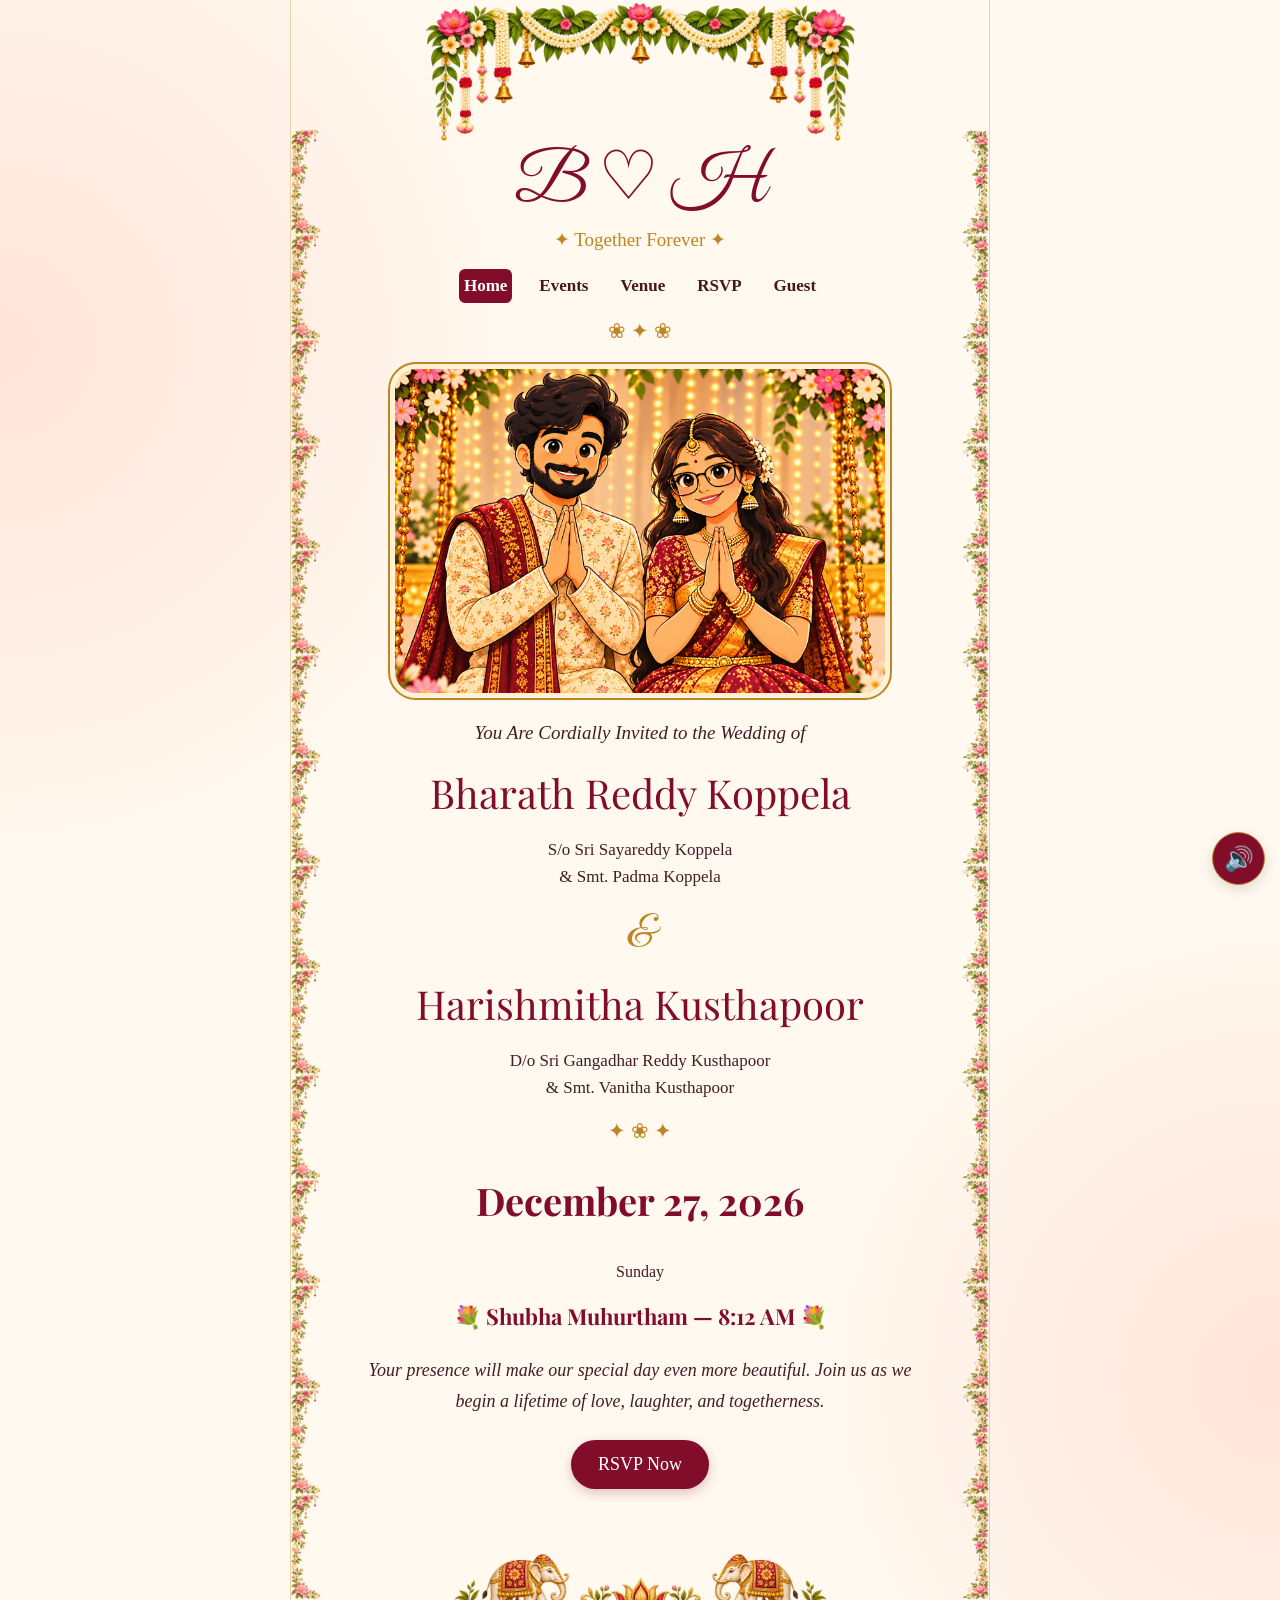
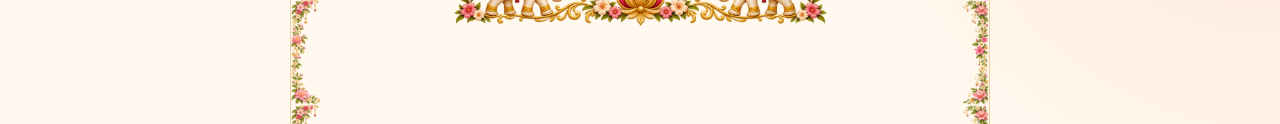
<file: index.html>
<!DOCTYPE html>
<html lang="en">
<head>
  <meta charset="UTF-8">
  <meta name="viewport" content="width=device-width, initial-scale=1">
  <title>Bharath & Harishmitha | Wedding Invitation</title>
  <link rel="stylesheet" href="style.css">
</head>
<body>
  <main class="shell">
    <header>
      <div class="monogram">B ♡ H</div>
      <div class="leaves">✦ Together Forever ✦</div>
      <nav>
        <a class="active" href="index.html">Home</a>
        <a href="events.html">Events</a>
        <a href="venue.html">Venue</a>
        <a href="rsvp.html">RSVP</a>
        <a href="guest.html">Guest</a>
      </nav>
    </header>

    <div class="divider">❀ ✦ ❀</div>

    <img class="photo" src="assets/couple.png"
         alt="Bharath and Harishmitha welcoming guests">

    <p class="intro">You Are Cordially Invited to the Wedding of</p>

    <h1 class="name">Bharath Reddy Koppela</h1>
    <p class="parent">
      S/o Sri Sayareddy Koppela<br>
      &amp; Smt. Padma Koppela
    </p>

    <div class="and">&amp;</div>

    <h1 class="name">Harishmitha Kusthapoor</h1>
    <p class="parent">
      D/o Sri Gangadhar Reddy Kusthapoor<br>
      &amp; Smt. Vanitha Kusthapoor
    </p>

    <div class="divider">✦ ❀ ✦</div>

    <h2>December 27, 2026</h2>
    <p class="center">Sunday</p>
    <p class="muhurtham">💐 Shubha Muhurtham — 8:12 AM 💐</p>

    <p class="quote">
      Your presence will make our special day even more
      beautiful. Join us as we begin a lifetime of
      love, laughter, and togetherness.
    </p>

    <a class="button" href="rsvp.html">RSVP Now</a>
    <div class="foot"></div>
  </main>

  <audio id="weddingMusic" src="assets/music.mp3"
         loop preload="auto"></audio>
  <button id="musicToggle" class="muter" type="button"
          aria-label="Mute or unmute wedding music">🔊</button>

  <script>
    const music = document.getElementById("weddingMusic");
    const musicButton = document.getElementById("musicToggle");

    music.volume = 0.65;
    music.muted = sessionStorage.getItem("musicMuted") === "true";

    function updateMusicButton() {
      musicButton.textContent = music.muted ? "🔇" : "🔊";
      musicButton.setAttribute("aria-label",
        music.muted ? "Unmute wedding music" : "Mute wedding music");
    }

    function playMusic() {
      music.play().catch(() => {
        // Sound autoplay may be blocked by the browser.
      });
    }

    music.addEventListener("loadedmetadata", () => {
      const saved = Number(sessionStorage.getItem("musicTime") || 0);
      if (Number.isFinite(saved) && saved > 0 &&
          Number.isFinite(music.duration)) {
        music.currentTime = Math.min(saved, Math.max(0, music.duration - 0.1));
      }
    });

    music.addEventListener("timeupdate", () => {
      sessionStorage.setItem("musicTime", String(music.currentTime));
    });

    window.addEventListener("pagehide", () => {
      sessionStorage.setItem("musicTime", String(music.currentTime));
    });

    musicButton.addEventListener("click", () => {
      music.muted = !music.muted;
      sessionStorage.setItem("musicMuted", String(music.muted));
      updateMusicButton();
      playMusic();
    });

    document.addEventListener("pointerdown", playMusic, { once: true });
    document.addEventListener("keydown", playMusic, { once: true });

    updateMusicButton();
    playMusic();
  </script>
</body>
</html>
</file>
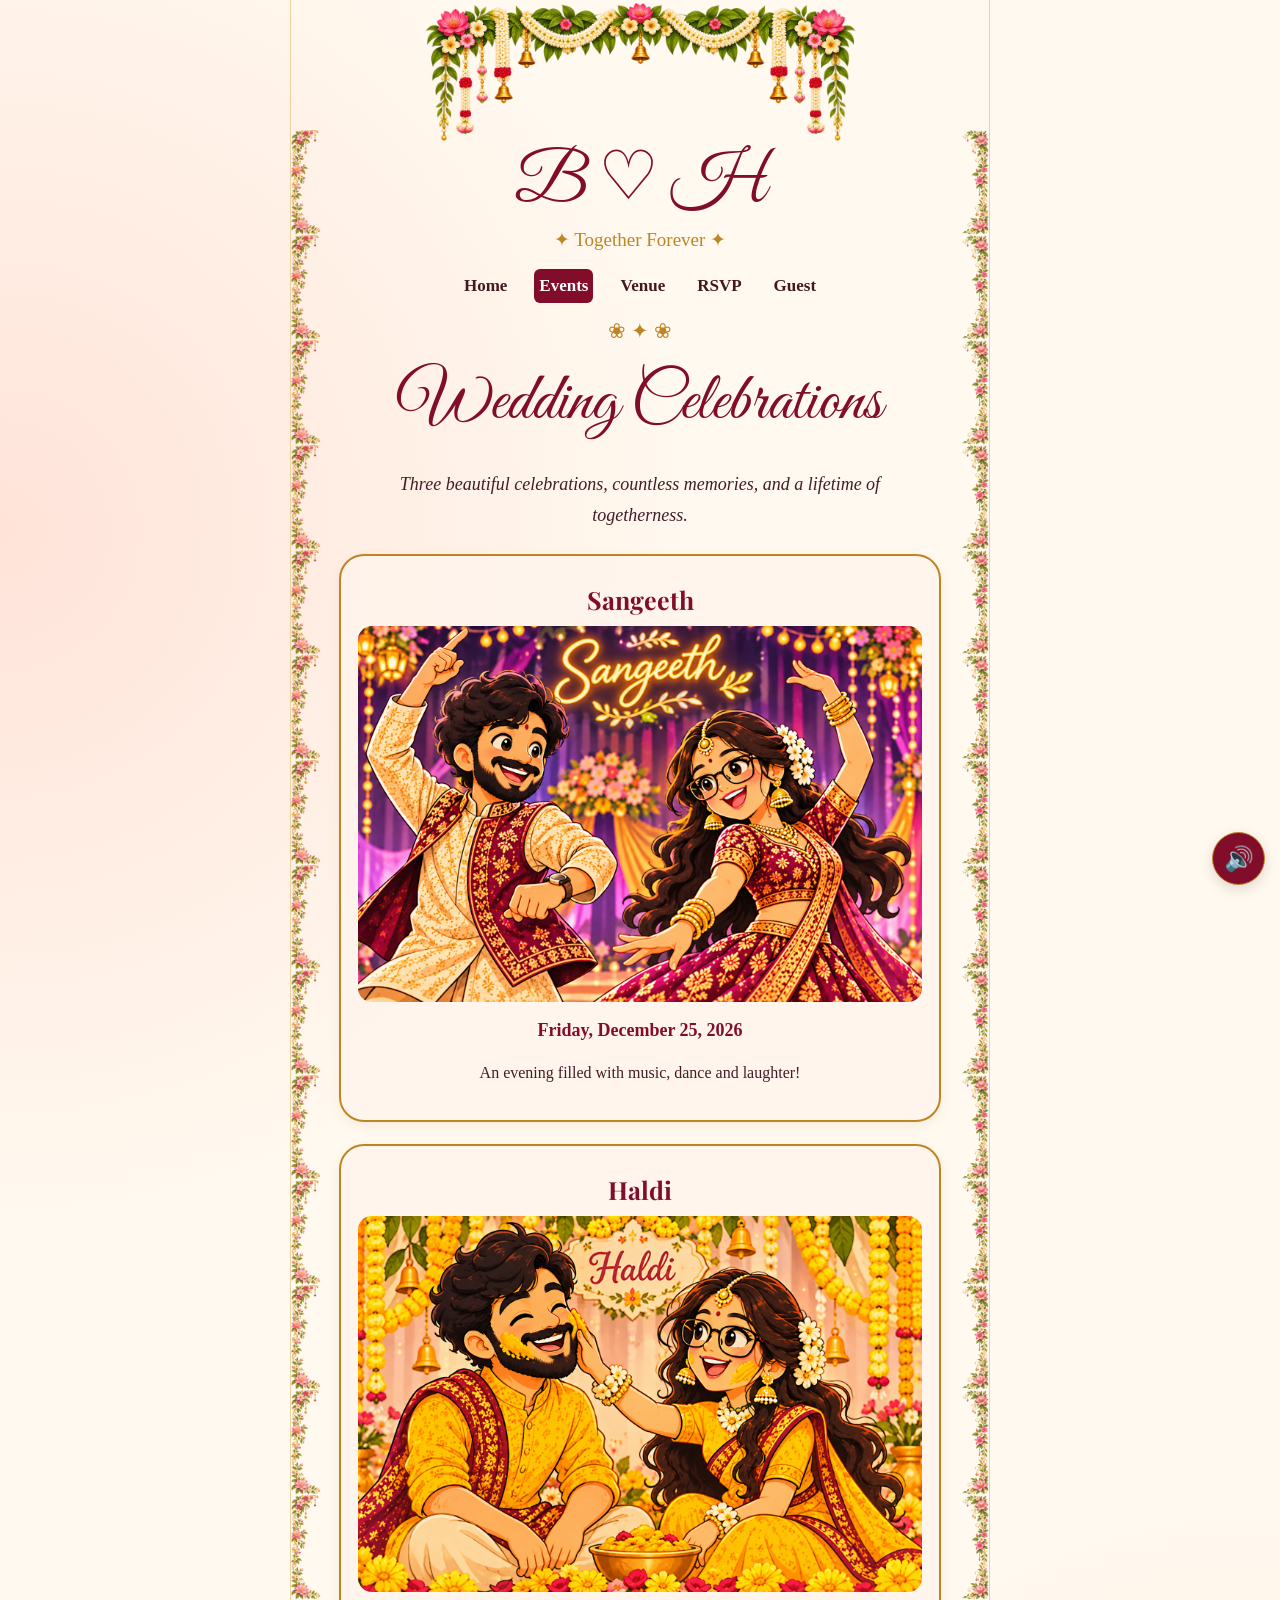
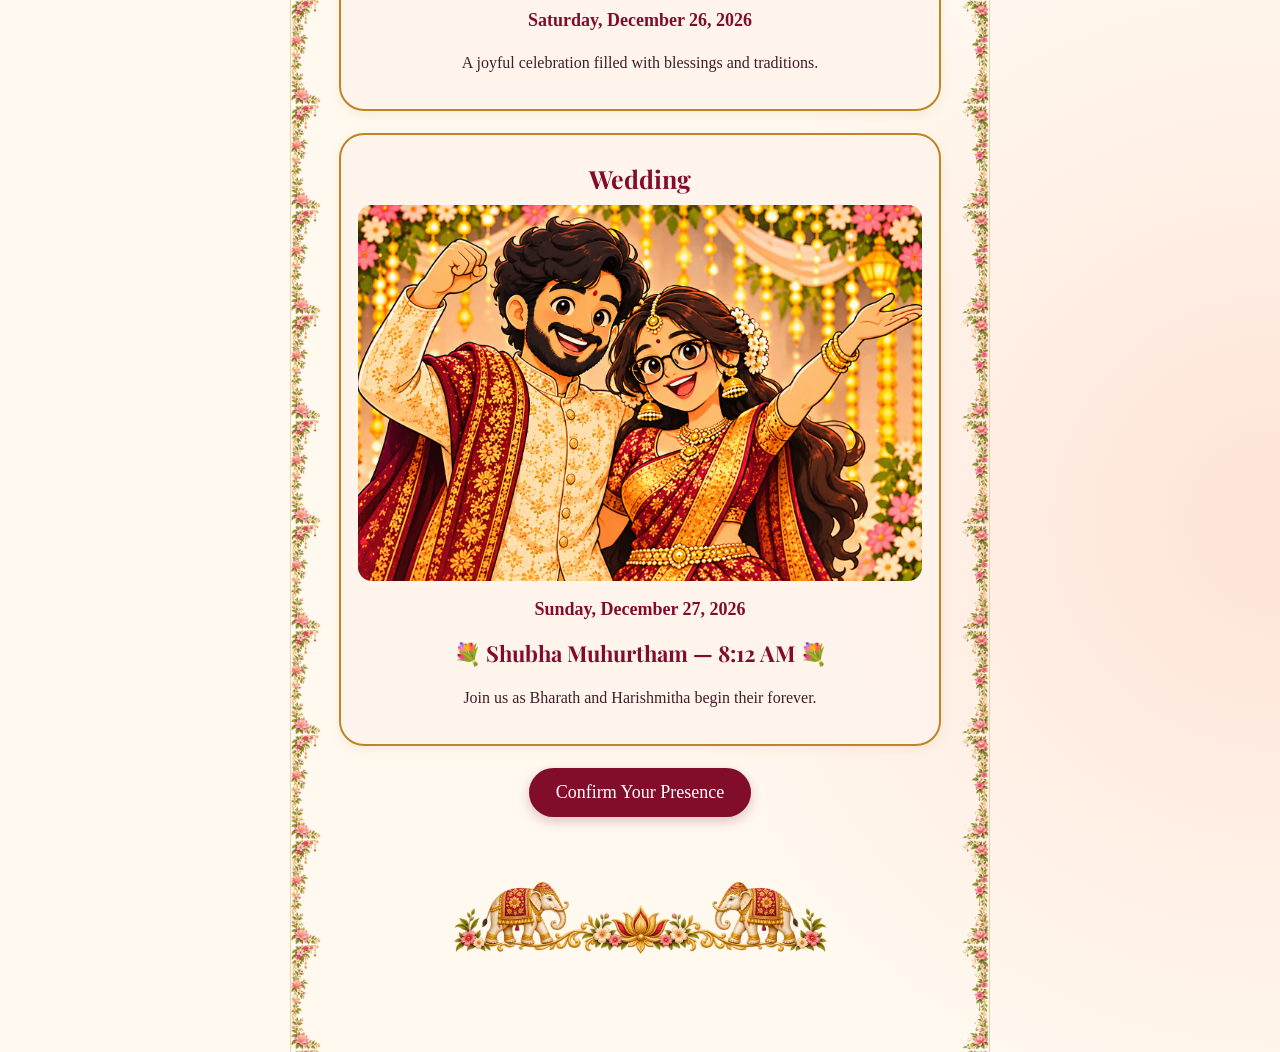
<file: events.html>
<!DOCTYPE html>
<html lang="en">
<head>
  <meta charset="UTF-8">
  <meta name="viewport" content="width=device-width, initial-scale=1">
  <title>Wedding Events | Bharath & Harishmitha</title>
  <link rel="stylesheet" href="style.css">
</head>
<body>
  <main class="shell">
    <header>
      <div class="monogram">B ♡ H</div>
      <div class="leaves">✦ Together Forever ✦</div>
      <nav>
        <a href="index.html">Home</a>
        <a class="active" href="events.html">Events</a>
        <a href="venue.html">Venue</a>
        <a href="rsvp.html">RSVP</a>
        <a href="guest.html">Guest</a>
      </nav>
    </header>

    <div class="divider">❀ ✦ ❀</div>
    <h1>Wedding Celebrations</h1>

    <p class="quote">
      Three beautiful celebrations, countless memories,
      and a lifetime of togetherness.
    </p>

    <section class="frame">
      <h2 class="event-title">Sangeeth</h2>
      <img src="assets/sangeeth.png" alt="Sangeeth cartoon celebration">
      <p class="date">Friday, December 25, 2026</p>
      <p class="center">
        An evening filled with music, dance and laughter!
      </p>
    </section>

    <section class="frame">
      <h2 class="event-title">Haldi</h2>
      <img src="assets/haldi.png" alt="Haldi cartoon celebration">
      <p class="date">Saturday, December 26, 2026</p>
      <p class="center">
        A joyful celebration filled with blessings and traditions.
      </p>
    </section>

    <section class="frame">
      <h2 class="event-title">Wedding</h2>
      <img src="assets/wedding.png" alt="Traditional Telugu wedding">
      <p class="date">Sunday, December 27, 2026</p>
      <p class="muhurtham">💐 Shubha Muhurtham — 8:12 AM 💐</p>
      <p class="center">
        Join us as Bharath and Harishmitha begin their forever.
      </p>
    </section>

    <a class="button" href="rsvp.html">Confirm Your Presence</a>
    <div class="foot"></div>
  </main>

  <audio id="weddingMusic" src="assets/music.mp3"
         loop preload="auto"></audio>
  <button id="musicToggle" class="muter" type="button"
          aria-label="Mute or unmute wedding music">🔊</button>

  <script>
    const music = document.getElementById("weddingMusic");
    const musicButton = document.getElementById("musicToggle");

    music.volume = 0.65;
    music.muted = sessionStorage.getItem("musicMuted") === "true";

    function updateMusicButton() {
      musicButton.textContent = music.muted ? "🔇" : "🔊";
      musicButton.setAttribute("aria-label",
        music.muted ? "Unmute wedding music" : "Mute wedding music");
    }

    function playMusic() {
      music.play().catch(() => {});
    }

    music.addEventListener("loadedmetadata", () => {
      const saved = Number(sessionStorage.getItem("musicTime") || 0);
      if (Number.isFinite(saved) && saved > 0 &&
          Number.isFinite(music.duration)) {
        music.currentTime = Math.min(saved, Math.max(0, music.duration - 0.1));
      }
    });

    music.addEventListener("timeupdate", () => {
      sessionStorage.setItem("musicTime", String(music.currentTime));
    });

    window.addEventListener("pagehide", () => {
      sessionStorage.setItem("musicTime", String(music.currentTime));
    });

    musicButton.addEventListener("click", () => {
      music.muted = !music.muted;
      sessionStorage.setItem("musicMuted", String(music.muted));
      updateMusicButton();
      playMusic();
    });

    document.addEventListener("pointerdown", playMusic, { once: true });
    document.addEventListener("keydown", playMusic, { once: true });

    updateMusicButton();
    playMusic();
  </script>
</body>
</html>
</file>
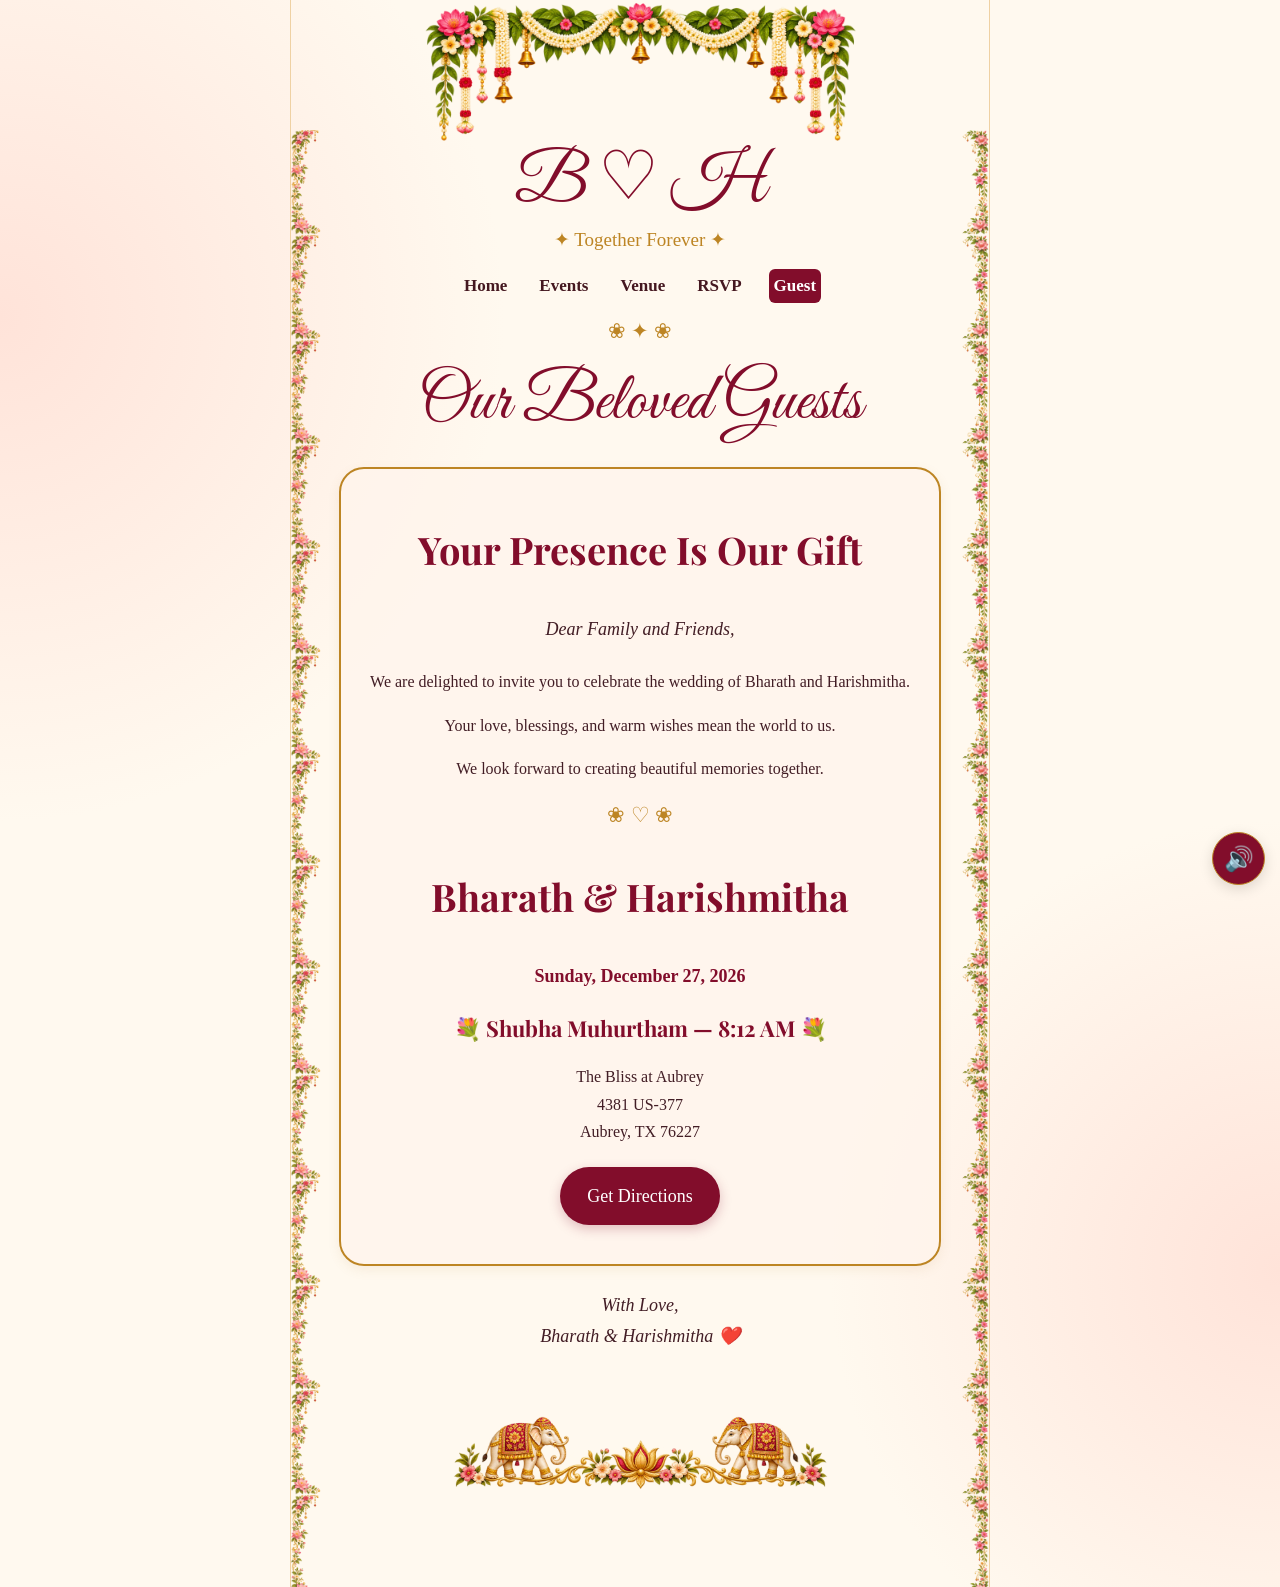
<file: guest.html>
<!DOCTYPE html>
<html lang="en">
<head>
  <meta charset="UTF-8">
  <meta name="viewport" content="width=device-width, initial-scale=1.0">
  <meta name="theme-color" content="#fff9ef">

  <title>Our Guests | Bharath & Harishmitha</title>

  <link rel="stylesheet" href="style.css">
</head>

<body>

  <main class="shell">

    <header>
      <div class="monogram">B ♡ H</div>
      <div class="leaves">✦ Together Forever ✦</div>

      <nav>
        <a href="index.html">Home</a>
        <a href="events.html">Events</a>
        <a href="venue.html">Venue</a>
        <a href="rsvp.html">RSVP</a>
        <a class="active" href="guest.html">Guest</a>
      </nav>
    </header>

    <div class="divider">❀ ✦ ❀</div>

    <h1>Our Beloved Guests</h1>

    <section class="frame center">

      <h2 id="welcomeHeading">
        Your Presence Is Our Gift
      </h2>

      <p id="personalWelcome" class="quote">
        Dear Family and Friends,
      </p>

      <p>
        We are delighted to invite you to celebrate
        the wedding of Bharath and Harishmitha.
      </p>

      <p>
        Your love, blessings, and warm wishes
        mean the world to us.
      </p>

      <p>
        We look forward to creating beautiful
        memories together.
      </p>

      <div class="divider">❀ ♡ ❀</div>

      <h2>Bharath &amp; Harishmitha</h2>

      <p class="date">
        Sunday, December 27, 2026
      </p>

      <p class="muhurtham">
        💐 Shubha Muhurtham — 8:12 AM 💐
      </p>

      <p>
        The Bliss at Aubrey<br>
        4381 US-377<br>
        Aubrey, TX 76227
      </p>

      <a
        class="button"
        href="https://www.google.com/maps/search/?api=1&query=4381+US-377+Aubrey+TX+76227"
        target="_blank"
        rel="noopener noreferrer"
      >
        Get Directions
      </a>

    </section>

    <p class="quote">
      With Love,<br>
      Bharath &amp; Harishmitha ❤️
    </p>

    <div class="foot"></div>

  </main>

  <!-- WEDDING MUSIC -->

  <audio
    id="weddingMusic"
    src="assets/music.mp3"
    loop
    preload="auto"
  ></audio>

  <button
    id="musicToggle"
    class="muter"
    type="button"
    aria-label="Mute wedding music"
  >
    🔊
  </button>

  <script>

    // =====================================
    // THANK-YOU MESSAGE (NO GUEST NAMES)
    // =====================================

    const rsvpSuccess =
      sessionStorage.getItem("weddingRSVPSuccess") === "true";

    if (rsvpSuccess) {

      document.getElementById(
        "welcomeHeading"
      ).textContent = "Thank You for Your RSVP! ❤️";

      document.getElementById(
        "personalWelcome"
      ).textContent =
        "Your RSVP has been received successfully. " +
        "We can't wait to celebrate our special day with you!";

      sessionStorage.removeItem("weddingRSVPSuccess");
    }

    // Remove any guest name saved by older RSVP code
    sessionStorage.removeItem("weddingGuestName");


    // =====================================
    // MUSIC AUTOPLAY + MUTE / UNMUTE
    // =====================================

    const music = document.getElementById("weddingMusic");
    const musicButton = document.getElementById("musicToggle");

    music.volume = 0.65;

    music.muted =
      sessionStorage.getItem("musicMuted") === "true";

    function updateMusicButton() {

      musicButton.textContent =
        music.muted ? "🔇" : "🔊";

      musicButton.setAttribute(
        "aria-label",
        music.muted
          ? "Unmute wedding music"
          : "Mute wedding music"
      );

    }

    function playMusic() {

      music.play().catch(() => {
        // Browser may require a click or tap before playback.
      });

    }

    music.addEventListener("loadedmetadata", () => {

      const saved = Number(
        sessionStorage.getItem("musicTime") || 0
      );

      if (
        Number.isFinite(saved) &&
        saved > 0 &&
        Number.isFinite(music.duration)
      ) {

        music.currentTime = Math.min(
          saved,
          Math.max(0, music.duration - 0.1)
        );

      }

    });

    music.addEventListener("timeupdate", () => {

      sessionStorage.setItem(
        "musicTime",
        String(music.currentTime)
      );

    });

    window.addEventListener("pagehide", () => {

      sessionStorage.setItem(
        "musicTime",
        String(music.currentTime)
      );

    });

    musicButton.addEventListener("click", () => {

      music.muted = !music.muted;

      sessionStorage.setItem(
        "musicMuted",
        String(music.muted)
      );

      updateMusicButton();
      playMusic();

    });

    document.addEventListener(
      "pointerdown",
      playMusic,
      { once: true }
    );

    document.addEventListener(
      "keydown",
      playMusic,
      { once: true }
    );

    updateMusicButton();
    playMusic();

  </script>

</body>
</html>
</file>
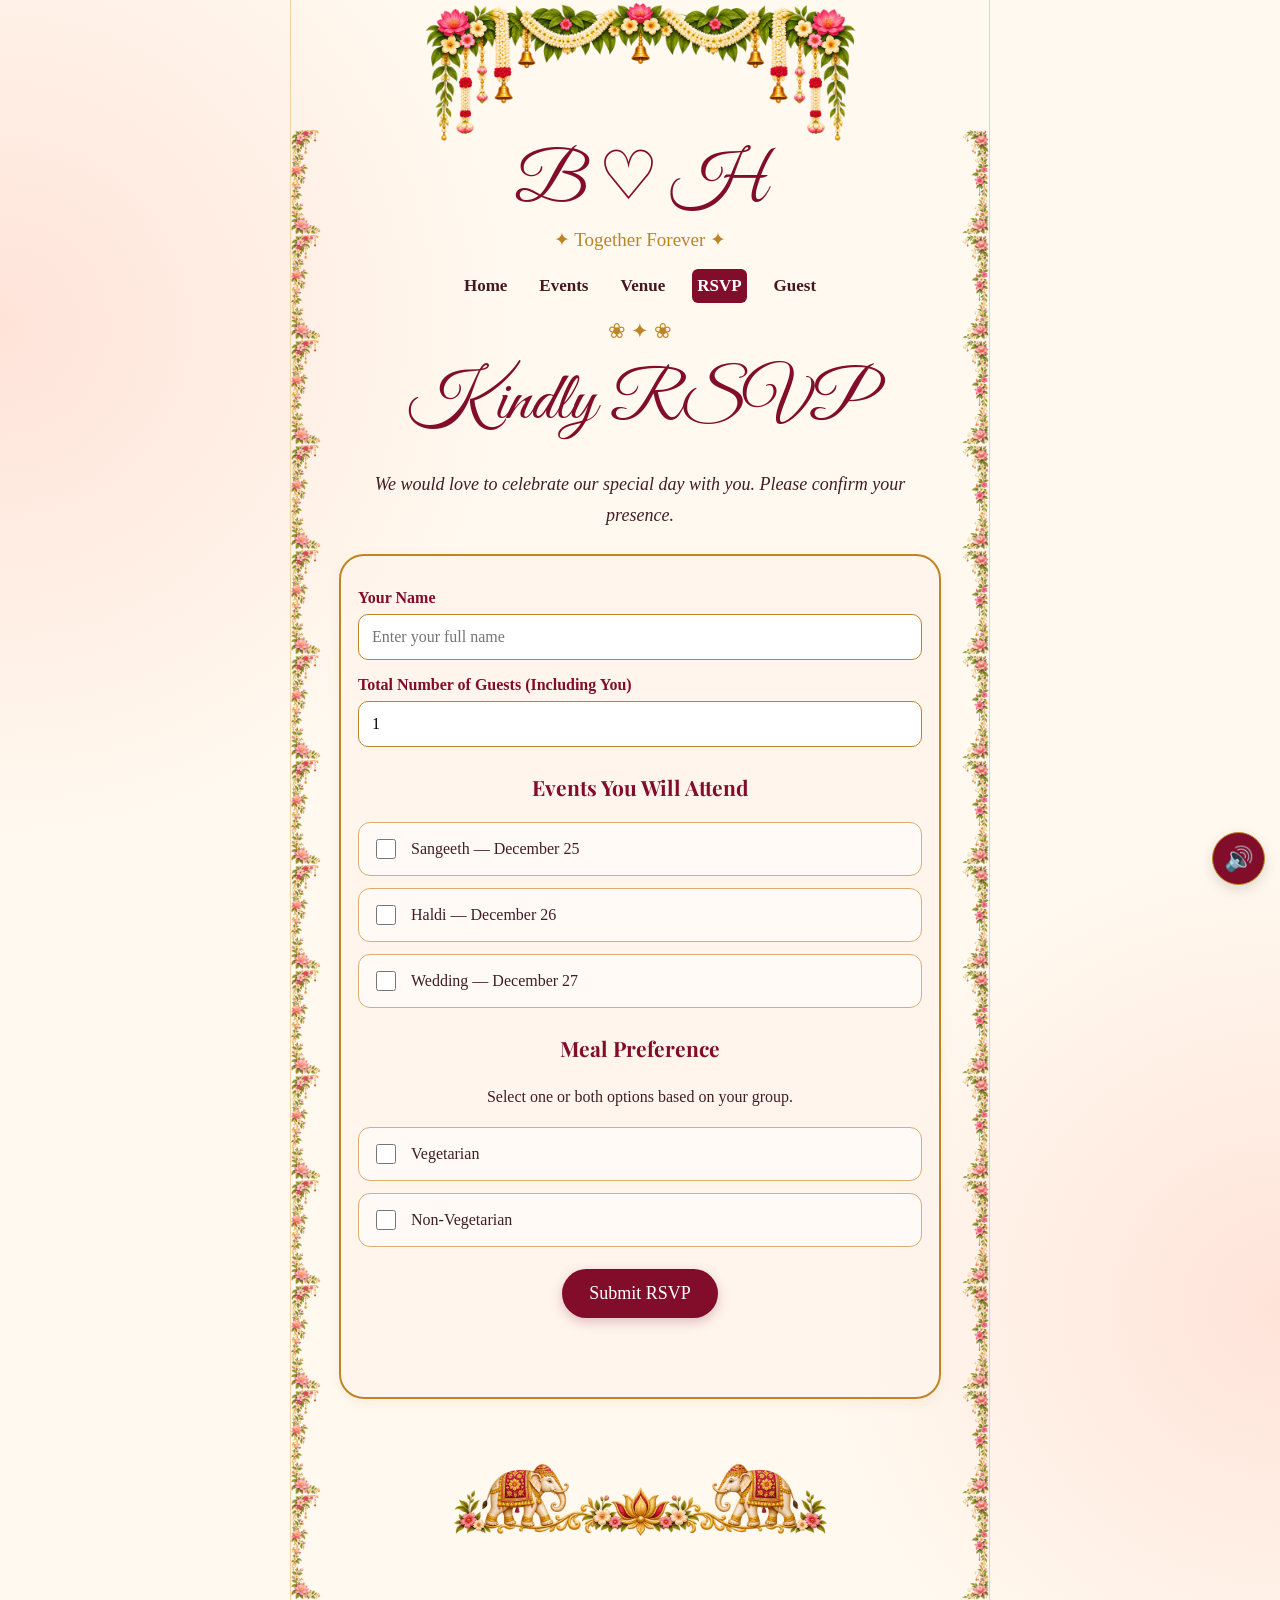
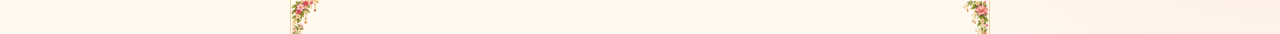
<file: rsvp.html>
<!DOCTYPE html>
<html lang="en">
<head>
  <meta charset="UTF-8">
  <meta name="viewport" content="width=device-width, initial-scale=1.0">
  <meta name="theme-color" content="#fff9ef">

  <title>RSVP | Bharath & Harishmitha Wedding</title>

  <link rel="stylesheet" href="style.css">
</head>

<body>

  <main class="shell">

    <header>
      <div class="monogram">B ♡ H</div>
      <div class="leaves">✦ Together Forever ✦</div>

      <nav>
        <a href="index.html">Home</a>
        <a href="events.html">Events</a>
        <a href="venue.html">Venue</a>
        <a class="active" href="rsvp.html">RSVP</a>
        <a href="guest.html">Guest</a>
      </nav>
    </header>

    <div class="divider">❀ ✦ ❀</div>

    <h1>Kindly RSVP</h1>

    <p class="quote">
      We would love to celebrate our special day with you.
      Please confirm your presence.
    </p>

    <section class="frame">

      <form
        id="rsvpForm"
        action="https://formspree.io/f/xrpqkrwa"
        method="POST"
      >

        <label class="field" for="guestName">
          Your Name
          <input
            type="text"
            id="guestName"
            name="name"
            placeholder="Enter your full name"
            maxlength="120"
            autocomplete="name"
            required
          >
        </label>

        <label class="field" for="guestCount">
          Total Number of Guests (Including You)
          <input
            type="number"
            id="guestCount"
            name="total_guests"
            min="1"
            max="50"
            value="1"
            required
          >
        </label>

        <h3>Events You Will Attend</h3>

        <label class="choice">
          <input
            type="checkbox"
            name="event_selection"
            value="Sangeeth"
          >
          Sangeeth — December 25
        </label>

        <label class="choice">
          <input
            type="checkbox"
            name="event_selection"
            value="Haldi"
          >
          Haldi — December 26
        </label>

        <label class="choice">
          <input
            type="checkbox"
            name="event_selection"
            value="Wedding"
          >
          Wedding — December 27
        </label>

        <h3>Meal Preference</h3>

        <p class="center">
          Select one or both options based on your group.
        </p>

        <label class="choice">
          <input
            type="checkbox"
            name="meal_selection"
            value="Vegetarian"
          >
          Vegetarian
        </label>

        <label class="choice">
          <input
            type="checkbox"
            name="meal_selection"
            value="Non-Vegetarian"
          >
          Non-Vegetarian
        </label>

        <input
          type="hidden"
          name="_subject"
          value="New Bharath & Harishmitha Wedding RSVP"
        >

        <button
          type="submit"
          id="submitRSVP"
          class="button"
        >
          Submit RSVP
        </button>

        <p
          id="rsvpStatus"
          class="status"
          role="status"
          aria-live="polite"
        ></p>

      </form>

    </section>

    <div class="foot"></div>

  </main>

  <!-- WEDDING MUSIC -->

  <audio
    id="weddingMusic"
    src="assets/music.mp3"
    loop
    preload="auto"
  ></audio>

  <button
    id="musicToggle"
    class="muter"
    type="button"
    aria-label="Mute wedding music"
  >
    🔊
  </button>

  <script>

    // =====================================
    // WEDDING MUSIC
    // =====================================

    const music = document.getElementById("weddingMusic");
    const musicButton = document.getElementById("musicToggle");

    music.volume = 0.65;

    music.muted =
      sessionStorage.getItem("musicMuted") === "true";

    function updateMusicButton() {
      musicButton.textContent = music.muted ? "🔇" : "🔊";

      musicButton.setAttribute(
        "aria-label",
        music.muted
          ? "Unmute wedding music"
          : "Mute wedding music"
      );
    }

    function playMusic() {
      music.play().catch(() => {
        // Browser may block autoplay until interaction.
      });
    }

    music.addEventListener("loadedmetadata", () => {
      const saved = Number(
        sessionStorage.getItem("musicTime") || 0
      );

      if (
        Number.isFinite(saved) &&
        saved > 0 &&
        Number.isFinite(music.duration)
      ) {
        music.currentTime = Math.min(
          saved,
          Math.max(0, music.duration - 0.1)
        );
      }
    });

    music.addEventListener("timeupdate", () => {
      sessionStorage.setItem(
        "musicTime",
        String(music.currentTime)
      );
    });

    window.addEventListener("pagehide", () => {
      sessionStorage.setItem(
        "musicTime",
        String(music.currentTime)
      );
    });

    musicButton.addEventListener("click", () => {
      music.muted = !music.muted;

      sessionStorage.setItem(
        "musicMuted",
        String(music.muted)
      );

      updateMusicButton();
      playMusic();
    });

    document.addEventListener(
      "pointerdown",
      playMusic,
      { once: true }
    );

    document.addEventListener(
      "keydown",
      playMusic,
      { once: true }
    );

    updateMusicButton();
    playMusic();


    // =====================================
    // RSVP SUBMISSION - FORMSPREE
    // =====================================

    const form = document.getElementById("rsvpForm");
    const submitButton = document.getElementById("submitRSVP");
    const status = document.getElementById("rsvpStatus");

    form.addEventListener("submit", async (event) => {

      event.preventDefault();

      const name = document
        .getElementById("guestName")
        .value.trim();

      const totalGuests = Number(
        document.getElementById("guestCount").value
      );

      const selectedEvents = Array.from(
        form.querySelectorAll(
          'input[name="event_selection"]:checked'
        )
      ).map(input => input.value);

      const selectedMeals = Array.from(
        form.querySelectorAll(
          'input[name="meal_selection"]:checked'
        )
      ).map(input => input.value);

      // Validate guest information

      if (
        !name ||
        !Number.isInteger(totalGuests) ||
        totalGuests < 1 ||
        totalGuests > 50
      ) {
        status.textContent =
          "Please enter a valid name and guest count.";

        status.className = "status error";
        return;
      }

      if (selectedEvents.length === 0) {
        status.textContent =
          "Please select at least one event.";

        status.className = "status error";
        return;
      }

      if (selectedMeals.length === 0) {
        status.textContent =
          "Please select your meal preference.";

        status.className = "status error";
        return;
      }

      // Prepare readable Formspree fields

      const formData = new FormData();

      formData.append("name", name);
      formData.append(
        "total_guests",
        String(totalGuests)
      );

      formData.append(
        "events",
        selectedEvents.join(", ")
      );

      formData.append(
        "meal_preference",
        selectedMeals.join(", ")
      );

      // Per-event attendance fields
      // Each selected event receives the total guest count.

      formData.append(
        "sangeeth_guests",
        selectedEvents.includes("Sangeeth")
          ? String(totalGuests)
          : "0"
      );

      formData.append(
        "haldi_guests",
        selectedEvents.includes("Haldi")
          ? String(totalGuests)
          : "0"
      );

      formData.append(
        "wedding_guests",
        selectedEvents.includes("Wedding")
          ? String(totalGuests)
          : "0"
      );

      formData.append(
        "_subject",
        "New Bharath & Harishmitha Wedding RSVP"
      );

      submitButton.disabled = true;
      submitButton.textContent = "Submitting...";

      status.textContent = "Sending your RSVP...";
      status.className = "status";

      try {

        const response = await fetch(form.action, {
          method: "POST",
          body: formData,
          headers: {
            Accept: "application/json"
          }
        });

        if (!response.ok) {
          throw new Error(
            "Formspree submission failed"
          );
        }

        // Save guest information for welcome page

        sessionStorage.setItem(
          "weddingGuestName",
          name
        );

        sessionStorage.setItem(
          "weddingRSVPSuccess",
          "true"
        );

        // Redirect only after successful submission

        window.location.assign("guest.html");

      } catch (error) {

        console.error("RSVP error:", error);

        status.textContent =
          "Unable to submit your RSVP. Please try again.";

        status.className = "status error";

        submitButton.disabled = false;
        submitButton.textContent = "Submit RSVP";

      }

    });

  </script>

</body>
</html>
</file>
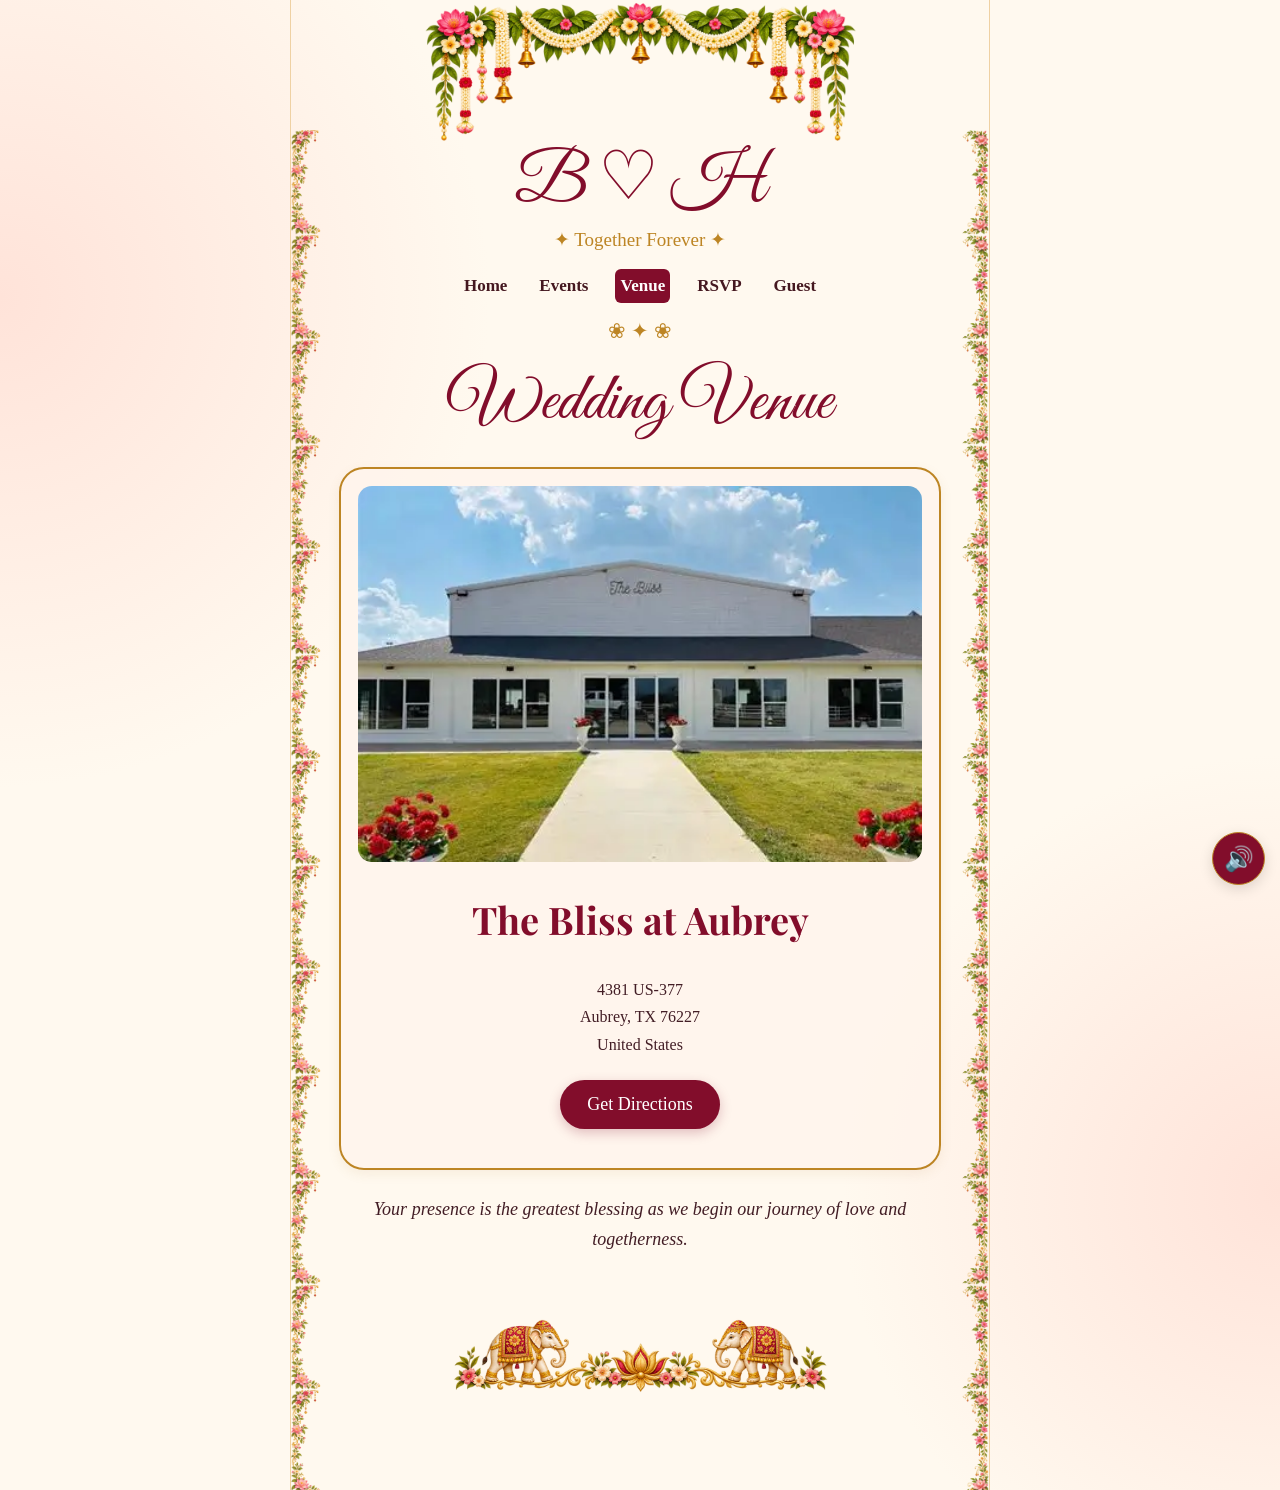
<file: venue.html>
<!DOCTYPE html>
<html lang="en">
<head>
  <meta charset="UTF-8">
  <meta name="viewport" content="width=device-width, initial-scale=1">
  <title>Wedding Venue | Bharath & Harishmitha</title>
  <link rel="stylesheet" href="style.css">
</head>
<body>
  <main class="shell">
    <header>
      <div class="monogram">B ♡ H</div>
      <div class="leaves">✦ Together Forever ✦</div>
      <nav>
        <a href="index.html">Home</a>
        <a href="events.html">Events</a>
        <a class="active" href="venue.html">Venue</a>
        <a href="rsvp.html">RSVP</a>
        <a href="guest.html">Guest</a>
      </nav>
    </header>

    <div class="divider">❀ ✦ ❀</div>
    <h1>Wedding Venue</h1>

    <section class="frame">
      <img src="assets/venue.png" alt="The Bliss at Aubrey">
      <h2>The Bliss at Aubrey</h2>
      <p class="center">
        4381 US-377<br>
        Aubrey, TX 76227<br>
        United States
      </p>
      <a class="button"
         href="https://www.google.com/maps/search/?api=1&query=4381+US-377+Aubrey+TX+76227"
         target="_blank" rel="noopener noreferrer">
        Get Directions
      </a>
    </section>

    <p class="quote">
      Your presence is the greatest blessing as we begin
      our journey of love and togetherness.
    </p>
    <div class="foot"></div>
  </main>

  <audio id="weddingMusic" src="assets/music.mp3"
         loop preload="auto"></audio>
  <button id="musicToggle" class="muter" type="button"
          aria-label="Mute or unmute wedding music">🔊</button>

  <script>
    const music = document.getElementById("weddingMusic");
    const musicButton = document.getElementById("musicToggle");

    music.volume = 0.65;
    music.muted = sessionStorage.getItem("musicMuted") === "true";

    function updateMusicButton() {
      musicButton.textContent = music.muted ? "🔇" : "🔊";
      musicButton.setAttribute("aria-label",
        music.muted ? "Unmute wedding music" : "Mute wedding music");
    }

    function playMusic() {
      music.play().catch(() => {});
    }

    music.addEventListener("loadedmetadata", () => {
      const saved = Number(sessionStorage.getItem("musicTime") || 0);
      if (Number.isFinite(saved) && saved > 0 &&
          Number.isFinite(music.duration)) {
        music.currentTime = Math.min(saved, Math.max(0, music.duration - 0.1));
      }
    });

    music.addEventListener("timeupdate", () => {
      sessionStorage.setItem("musicTime", String(music.currentTime));
    });

    window.addEventListener("pagehide", () => {
      sessionStorage.setItem("musicTime", String(music.currentTime));
    });

    musicButton.addEventListener("click", () => {
      music.muted = !music.muted;
      sessionStorage.setItem("musicMuted", String(music.muted));
      updateMusicButton();
      playMusic();
    });

    document.addEventListener("pointerdown", playMusic, { once: true });
    document.addEventListener("keydown", playMusic, { once: true });

    updateMusicButton();
    playMusic();
  </script>
</body>
</html>
</file>
<file: style.css>
@import url('https://fonts.googleapis.com/css2?family=Great+Vibes&family=Playfair+Display:wght@400;600;700&display=swap');

:root {
  --wine: #820d2b;
  --gold: #bd8524;
  --cream: #fff9ef;
}

* {
  box-sizing: border-box;
}

html {
  scroll-behavior: smooth;
}

body {
  margin: 0;
  color: #421d25;
  font-family: Georgia, serif;

  background:
    radial-gradient(
      circle at 0 20%,
      #ffe3d9 0,
      transparent 28%
    ),
    radial-gradient(
      circle at 100% 80%,
      #ffe3d9 0,
      transparent 25%
    ),
    var(--cream);
}

/* MAIN CONTAINER */

.shell {
  max-width: 700px;
  min-height: 100dvh;
  margin: auto;
  padding: 20px 38px 75px;
  position: relative;

  border-left: 1px solid #efd1a3;
  border-right: 1px solid #efd1a3;

  overflow: hidden;
}

/* TOP FLOWER GARLAND */

.shell::before {
  content: "";
  position: absolute;
  top: 0;
  left: 0;
  width: 100%;
  height: 145px;

  background-image: url("assets/top-garland.png");
  background-repeat: no-repeat;
  background-position: top center;
  background-size: contain;

  pointer-events: none;
  z-index: 0;
}

/* SIDE FLOWERS */

.shell::after {
  content: "";
  position: absolute;
  top: 130px;
  left: 0;
  right: 0;
  bottom: 0;

  background-image:
    url("assets/left-flower.png"),
    url("assets/right-flower.png");

  background-repeat:
    repeat-y,
    repeat-y;

  background-position:
    left top,
    right top;

  background-size:
    35px auto,
    35px auto;

  pointer-events: none;
  opacity: 0.85;
  z-index: 0;
}

.shell > * {
  position: relative;
  z-index: 1;
}

/* HEADER */

header {
  text-align: center;
  padding-top: 125px;
}

.monogram {
  font-family: "Great Vibes", cursive;
  font-size: 68px;
  color: var(--wine);
  line-height: 1.15;
}

.leaves {
  color: var(--gold);
  font-size: 19px;
  margin-top: 5px;
}

/* NAVIGATION */

nav {
  display: flex;
  justify-content: center;
  gap: clamp(7px, 3vw, 22px);
  flex-wrap: wrap;
  margin: 18px 0 8px;
}

nav a {
  color: #451820;
  text-decoration: none;
  font-weight: bold;
  font-size: clamp(12px, 3vw, 17px);
  padding: 7px 5px;
  border-radius: 6px;
}

nav a.active {
  background: var(--wine);
  color: white;
}

nav a:hover {
  color: var(--gold);
}

nav a.active:hover {
  color: white;
}

/* HEADINGS */

h1,
h2,
h3 {
  color: var(--wine);
  text-align: center;
}

h1 {
  font-family: "Great Vibes", cursive;
  font-size: clamp(42px, 10vw, 68px);
  font-weight: 400;
  margin: 12px 0;
}

h2 {
  font-family: "Playfair Display", serif;
  font-size: clamp(25px, 7vw, 38px);
}

h3 {
  font-family: "Playfair Display", serif;
  font-size: 21px;
  margin-top: 26px;
}

/* DIVIDERS */

.divider {
  text-align: center;
  color: var(--gold);
  margin: 16px auto;
  font-size: 21px;
}

/* GENERAL TEXT */

.center {
  text-align: center;
  line-height: 1.7;
}

.intro {
  text-align: center;
  font-size: 19px;
  font-style: italic;
  line-height: 1.6;
}

.name {
  font-family: "Playfair Display", serif;
  color: var(--wine);
  font-size: clamp(25px, 6vw, 40px);
  text-align: center;
  line-height: 1.3;
  margin: 15px 0 7px;
  overflow-wrap: anywhere;
}

.parent {
  text-align: center;
  font-size: 17px;
  line-height: 1.6;
}

.and {
  font-family: "Great Vibes", cursive;
  font-size: 45px;
  color: var(--gold);
  text-align: center;
  margin: 15px 0;
}

.quote {
  font-size: 18px;
  font-style: italic;
  text-align: center;
  line-height: 1.7;
  margin: 24px 12px;
}

/* PHOTOS */

.photo {
  display: block;
  width: 100%;
  max-width: 500px;
  margin: 20px auto;

  aspect-ratio: 3 / 2;
  object-fit: cover;

  border: 5px solid #fff1d6;
  outline: 2px solid var(--gold);
  border-radius: 26px;
}

/* EVENT AND VENUE CARDS */

.frame {
  border: 2px solid var(--gold);
  background: #fff5ecbd;
  border-radius: 25px;
  padding: 17px;
  margin: 22px 0;

  box-shadow: 0 4px 12px #b886461c;
}

.frame > img {
  display: block;
  width: 100%;
  height: auto;
  aspect-ratio: 3 / 2;
  object-fit: cover;
  border-radius: 14px;
}

.event-heading {
  display: flex;
  align-items: center;
  justify-content: center;
  gap: 12px;
  margin-bottom: 12px;
}

.event-icon {
  width: 75px;
  height: 75px;
  object-fit: contain;
  flex-shrink: 0;
}

.event-title {
  font-family: "Playfair Display", serif;
  font-size: 25px;
  color: var(--wine);
  text-align: center;
  margin: 10px 0;
}

.date {
  text-align: center;
  font-size: 18px;
  font-weight: bold;
  color: var(--wine);
}

/* BUTTONS */

.button {
  display: block;
  width: fit-content;
  max-width: 100%;
  margin: 22px auto;
  padding: 14px 27px;

  border: 0;
  border-radius: 30px;

  background: var(--wine);
  color: white;

  font-family: Georgia, serif;
  font-size: 18px;
  text-align: center;
  text-decoration: none;

  cursor: pointer;
  box-shadow: 0 4px 12px #8d244044;
}

.button:hover {
  background: #a41b40;
}

.button:disabled {
  opacity: 0.65;
  cursor: not-allowed;
}

/* RSVP FORM */

.field {
  display: block;
  margin: 16px 0;
  font-weight: bold;
  color: var(--wine);
}

input[type="text"],
input[type="number"],
input[type="tel"],
textarea {
  display: block;
  width: 100%;
  margin-top: 7px;
  padding: 13px;

  border: 1px solid var(--gold);
  border-radius: 10px;

  font: 16px Georgia, serif;
  background: white;
}

label.choice {
  display: flex;
  align-items: center;
  gap: 12px;

  margin: 12px 0;
  padding: 13px;

  border: 1px solid #d9ae70;
  border-radius: 12px;

  background: #fffaf5;
  cursor: pointer;
}

input[type="checkbox"] {
  width: 20px;
  height: 20px;
  flex-shrink: 0;
  accent-color: var(--wine);
}

.status {
  text-align: center;
  line-height: 1.6;
  font-weight: bold;
  min-height: 24px;
}

.status.success {
  color: #236b39;
}

.status.error {
  color: #a82035;
}

/* MUSIC BUTTON */

.muter {
  position: fixed;
  right: 15px;
  bottom: 15px;

  min-width: 53px;
  height: 53px;

  border: 1px solid var(--gold);
  border-radius: 50px;

  background: var(--wine);
  color: white;

  font-size: 24px;
  cursor: pointer;
  z-index: 10;

  box-shadow: 0 4px 14px #0002;
}

.muter:hover {
  background: #a41b40;
}

/* BOTTOM DECORATION */

.foot {
  height: 125px;
  margin-top: 35px;

  background-image: url("assets/bottom-elephants.png");
  background-repeat: no-repeat;
  background-position: center bottom;
  background-size: contain;
}

/* MOBILE */

@media (max-width: 600px) {
  .shell {
    padding: 15px 22px 70px;
  }

  header {
    padding-top: 95px;
  }

  .shell::before {
    height: 110px;
  }

  .shell::after {
    top: 105px;
    background-size:
      19px auto,
      19px auto;
  }

  .monogram {
    font-size: 59px;
  }

  nav {
    gap: 5px;
  }

  nav a {
    padding: 8px 5px;
  }

  .parent {
    font-size: 15px;
  }

  .quote {
    font-size: 16px;
    margin: 20px 5px;
  }

  .frame {
    padding: 13px;
  }

  .event-icon {
    width: 58px;
    height: 58px;
  }

  .event-title {
    font-size: 23px;
  }

  .foot {
    height: 90px;
  }
}

@media (min-width: 850px) {
  .shell {
    padding-left: 48px;
    padding-right: 48px;
  }
}

.muhurtham {
  text-align: center;
  color: #820d2b;
  font-family: "Playfair Display", serif;
  font-size: 22px;
  font-weight: bold;
  margin: 15px 0;
}

.muhurtham {
  text-align: center;
  color: #820d2b;
  font-family: "Playfair Display", Georgia, serif;
  font-size: 22px;
  font-weight: bold;
  margin: 15px 0;
}
</file>
